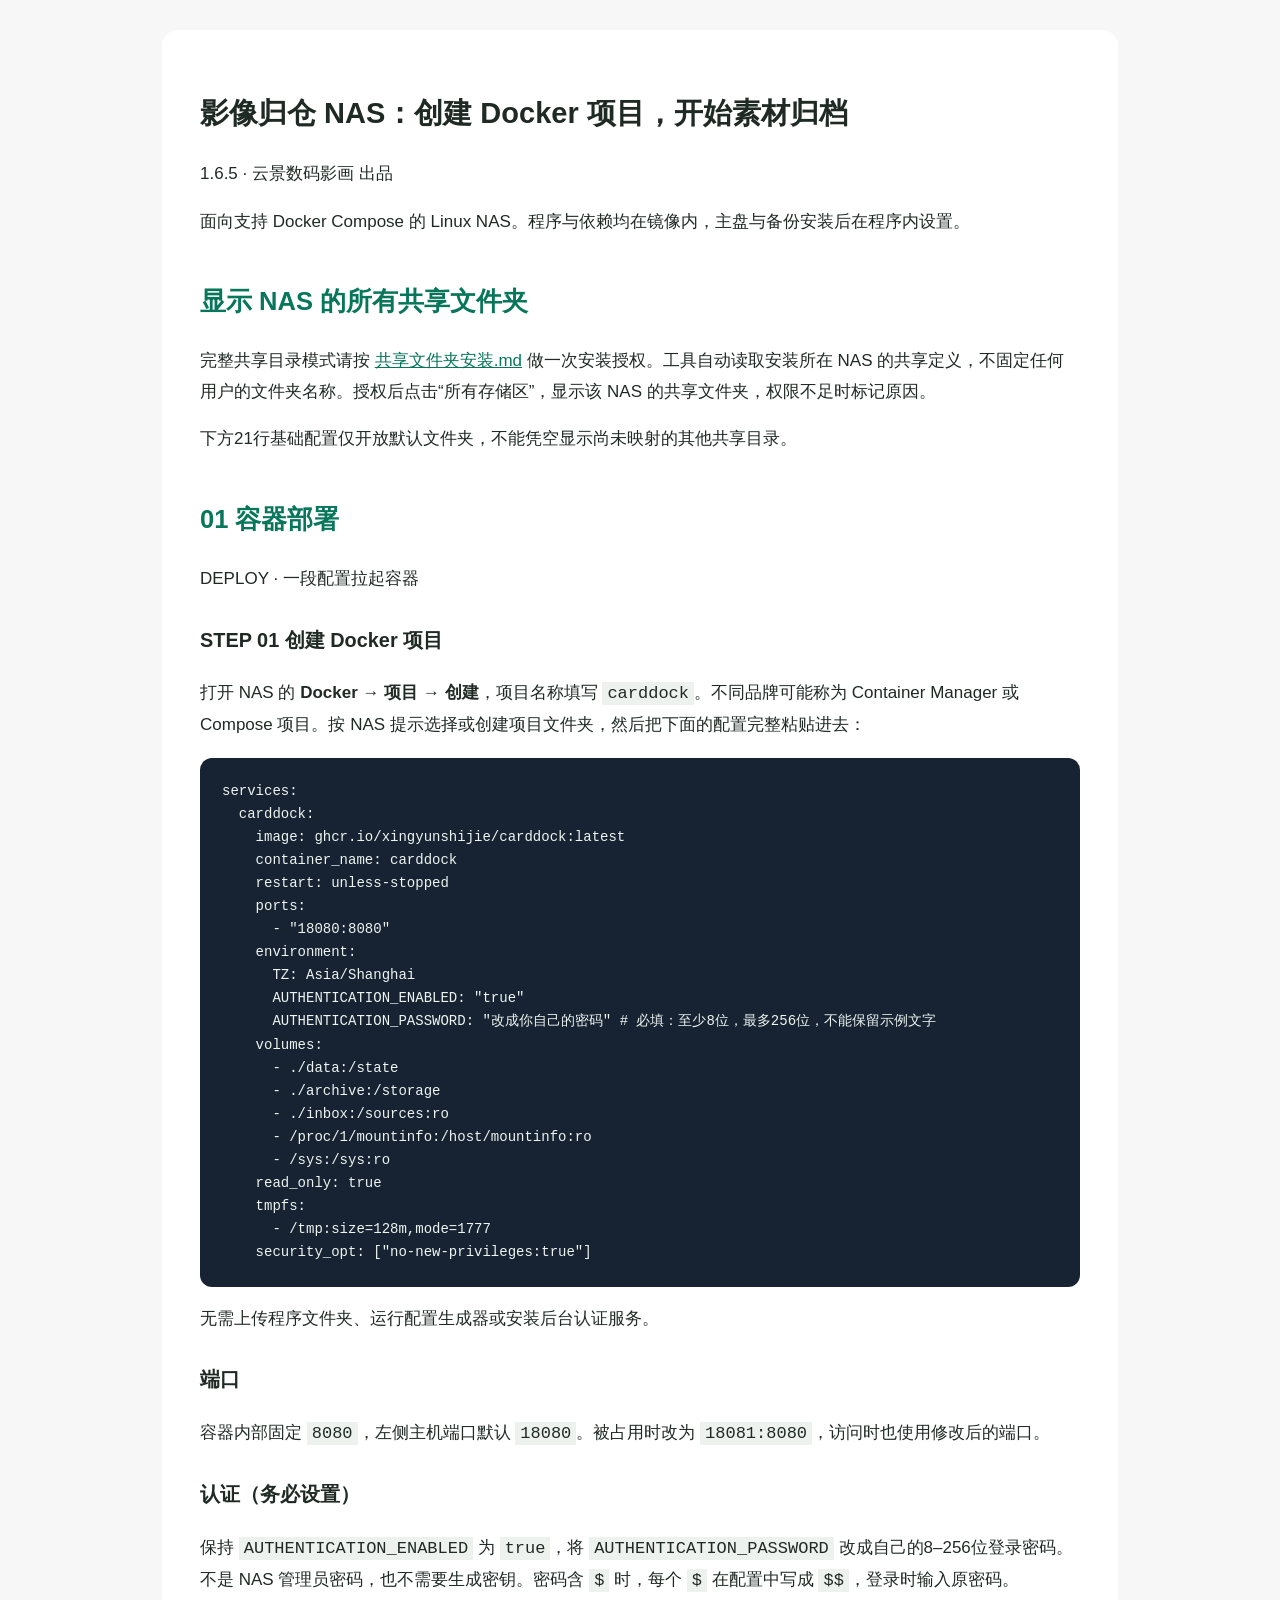
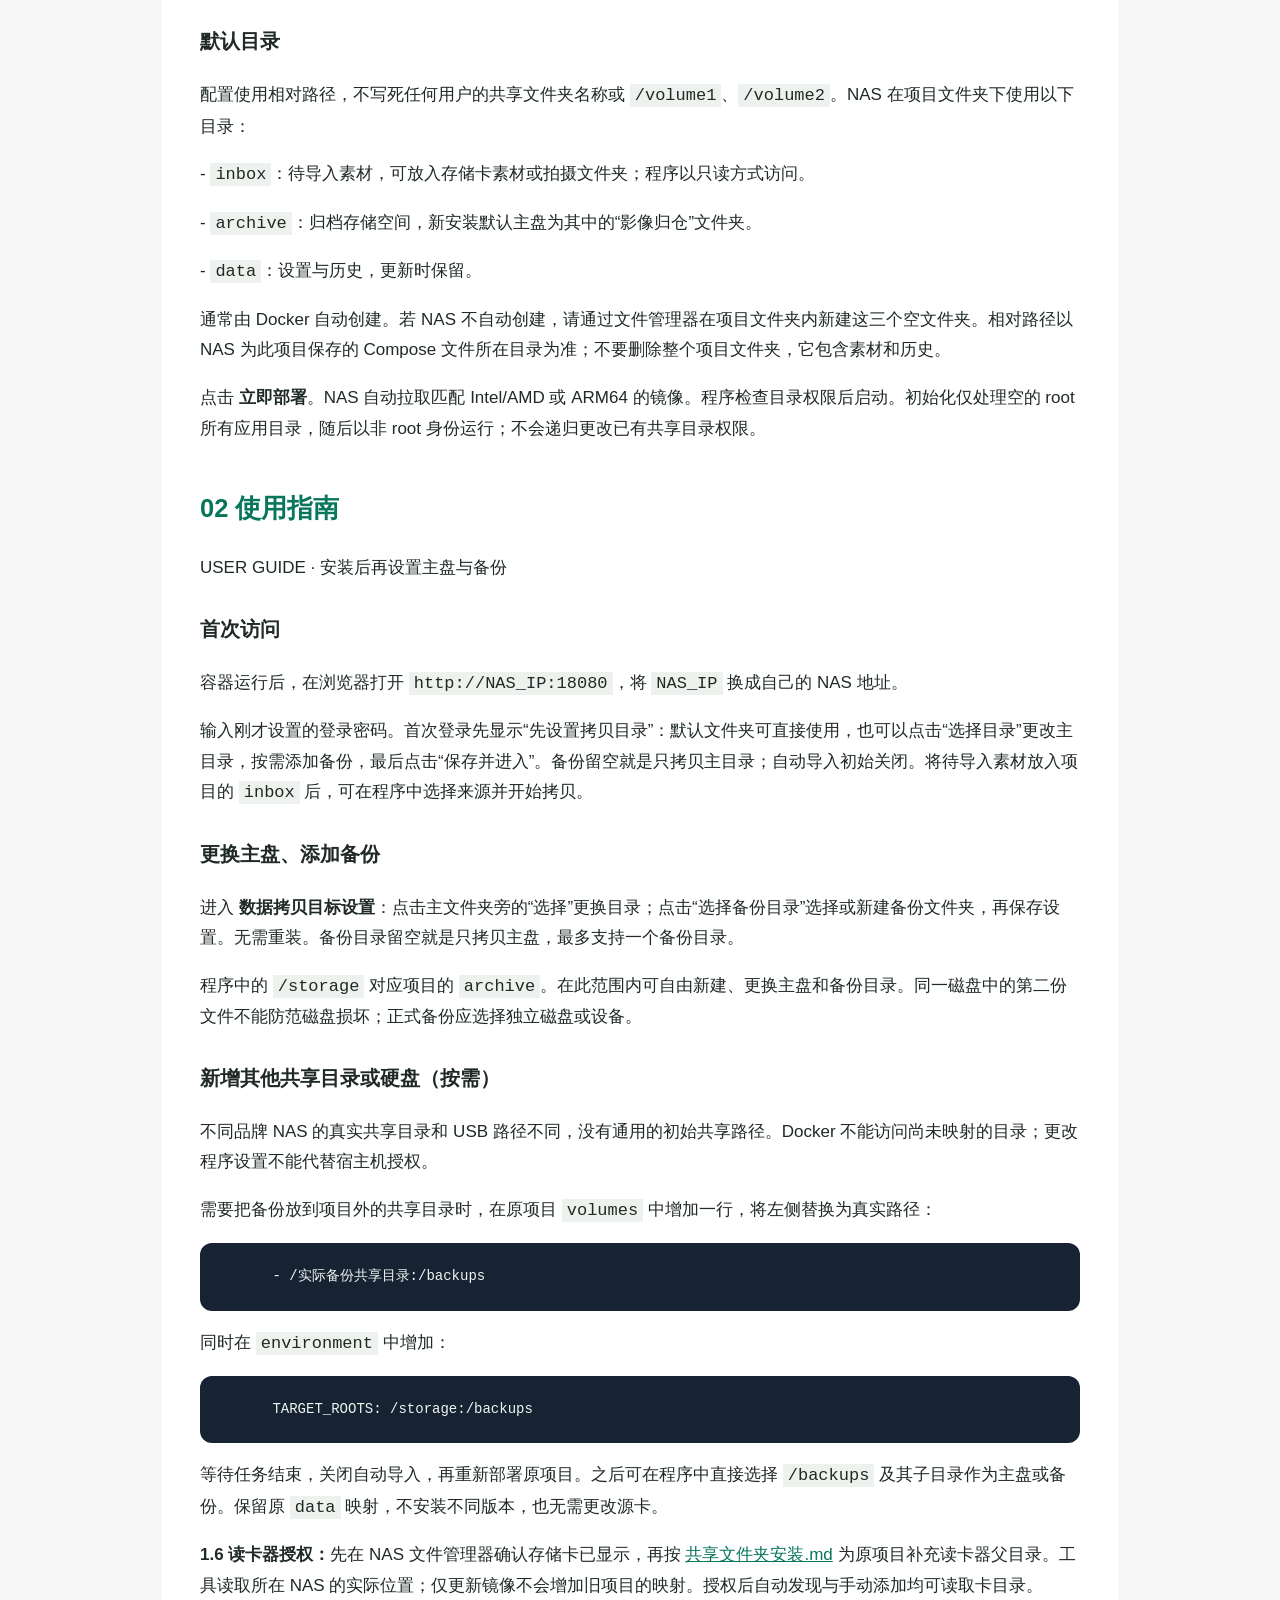
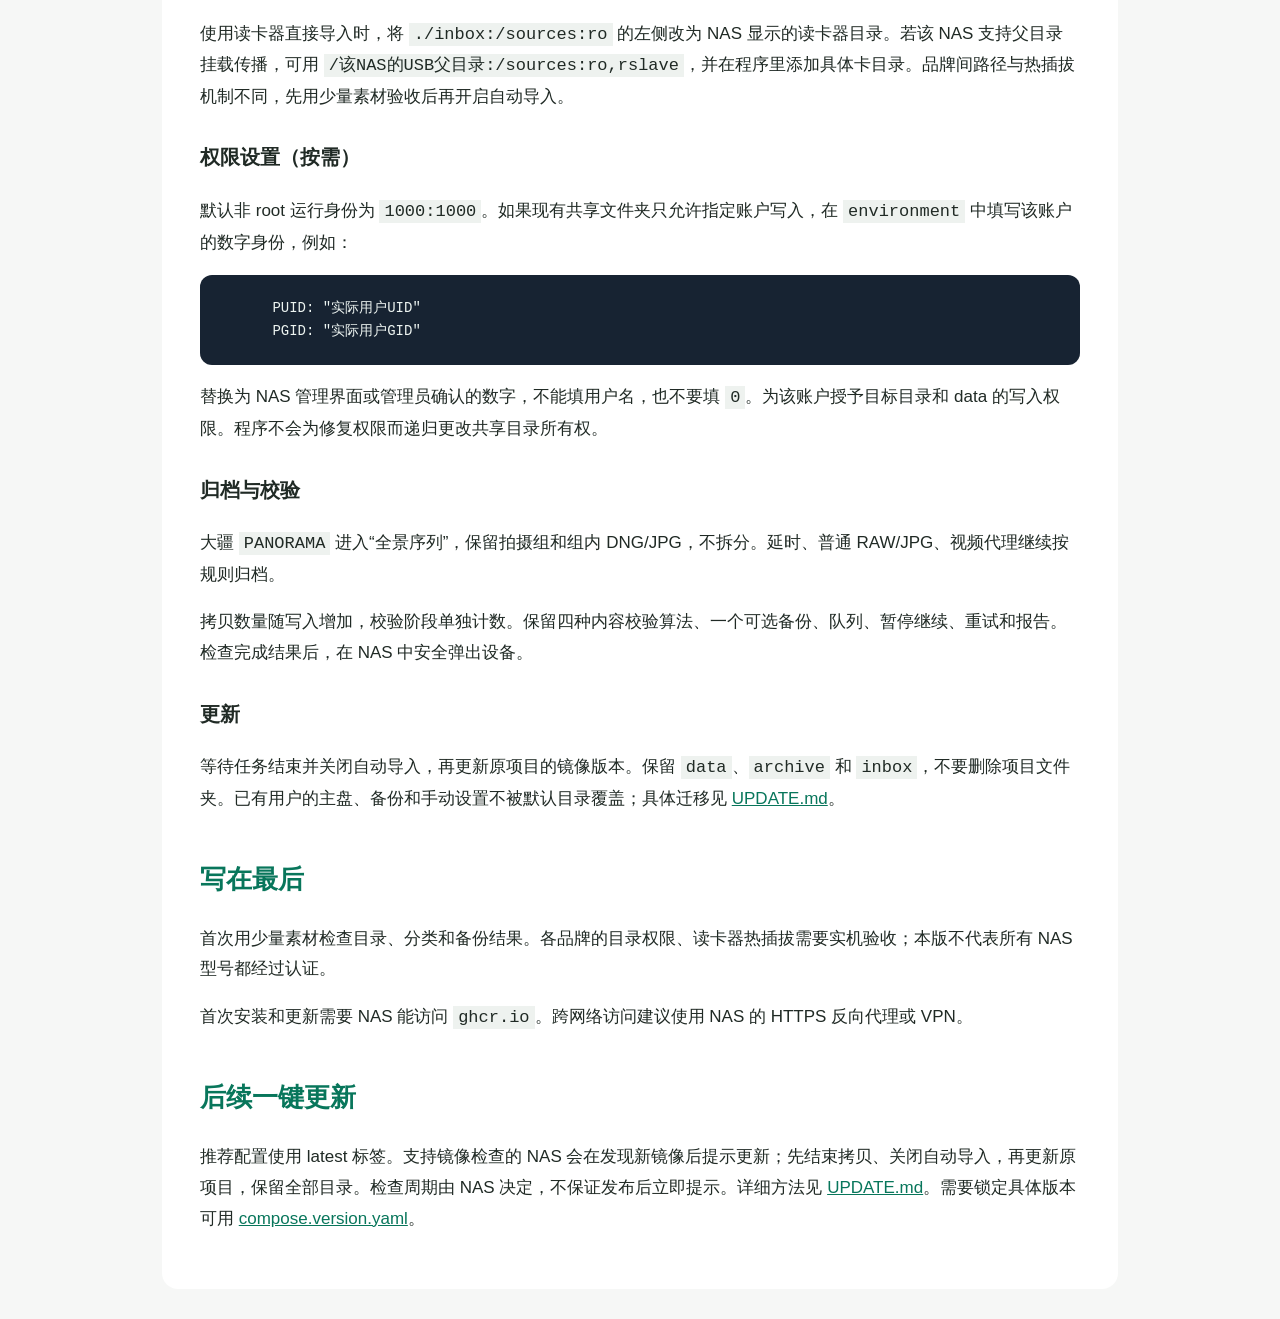
<file: NAS安装说明.html>
<!doctype html><html lang="zh-CN"><meta charset="utf-8"><meta name="viewport" content="width=device-width,initial-scale=1"><title>影像归仓 NAS · 通用安装</title><style>body{margin:0;background:#f6f7f6;color:#202a25;font:17px/1.8 -apple-system,BlinkMacSystemFont,"Segoe UI",sans-serif}main{max-width:880px;margin:30px auto;background:#fff;padding:38px;border-radius:16px}h1{font-size:29px}h2{margin-top:42px;color:#08765b}h3{margin-top:28px}a{color:#08765b}pre{padding:22px;background:#172332;color:#edf4f1;overflow:auto;border-radius:12px;font-size:14px;line-height:1.65}code{font-family:ui-monospace,monospace}p code{background:#eef2ef;padding:2px 5px}@media(max-width:650px){main{margin:0;padding:24px 18px}h1{font-size:25px}}</style><main><h1>影像归仓 NAS：创建 Docker 项目，开始素材归档</h1><p>1.6.5 · 云景数码影画 出品</p><p>面向支持 Docker Compose 的 Linux NAS。程序与依赖均在镜像内，主盘与备份安装后在程序内设置。</p><h2>显示 NAS 的所有共享文件夹</h2><p>完整共享目录模式请按 <a href="共享文件夹安装.md">共享文件夹安装.md</a> 做一次安装授权。工具自动读取安装所在 NAS 的共享定义，不固定任何用户的文件夹名称。授权后点击“所有存储区”，显示该 NAS 的共享文件夹，权限不足时标记原因。</p><p>下方21行基础配置仅开放默认文件夹，不能凭空显示尚未映射的其他共享目录。</p><h2>01 容器部署</h2><p>DEPLOY · 一段配置拉起容器</p><h3>STEP 01 创建 Docker 项目</h3><p>打开 NAS 的 <strong>Docker → 项目 → 创建</strong>，项目名称填写 <code>carddock</code>。不同品牌可能称为 Container Manager 或 Compose 项目。按 NAS 提示选择或创建项目文件夹，然后把下面的配置完整粘贴进去：</p><pre><code>services:
  carddock:
    image: ghcr.io/xingyunshijie/carddock:latest
    container_name: carddock
    restart: unless-stopped
    ports:
      - &quot;18080:8080&quot;
    environment:
      TZ: Asia/Shanghai
      AUTHENTICATION_ENABLED: &quot;true&quot;
      AUTHENTICATION_PASSWORD: &quot;改成你自己的密码&quot; # 必填：至少8位，最多256位，不能保留示例文字
    volumes:
      - ./data:/state
      - ./archive:/storage
      - ./inbox:/sources:ro
      - /proc/1/mountinfo:/host/mountinfo:ro
      - /sys:/sys:ro
    read_only: true
    tmpfs:
      - /tmp:size=128m,mode=1777
    security_opt: [&quot;no-new-privileges:true&quot;]</code></pre><p>无需上传程序文件夹、运行配置生成器或安装后台认证服务。</p><h3>端口</h3><p>容器内部固定 <code>8080</code>，左侧主机端口默认 <code>18080</code>。被占用时改为 <code>18081:8080</code>，访问时也使用修改后的端口。</p><h3>认证（务必设置）</h3><p>保持 <code>AUTHENTICATION_ENABLED</code> 为 <code>true</code>，将 <code>AUTHENTICATION_PASSWORD</code> 改成自己的8–256位登录密码。不是 NAS 管理员密码，也不需要生成密钥。密码含 <code>$</code> 时，每个 <code>$</code> 在配置中写成 <code>$$</code>，登录时输入原密码。</p><h3>默认目录</h3><p>配置使用相对路径，不写死任何用户的共享文件夹名称或 <code>/volume1</code>、<code>/volume2</code>。NAS 在项目文件夹下使用以下目录：</p><p>- <code>inbox</code>：待导入素材，可放入存储卡素材或拍摄文件夹；程序以只读方式访问。</p><p>- <code>archive</code>：归档存储空间，新安装默认主盘为其中的“影像归仓”文件夹。</p><p>- <code>data</code>：设置与历史，更新时保留。</p><p>通常由 Docker 自动创建。若 NAS 不自动创建，请通过文件管理器在项目文件夹内新建这三个空文件夹。相对路径以 NAS 为此项目保存的 Compose 文件所在目录为准；不要删除整个项目文件夹，它包含素材和历史。</p><p>点击 <strong>立即部署</strong>。NAS 自动拉取匹配 Intel/AMD 或 ARM64 的镜像。程序检查目录权限后启动。初始化仅处理空的 root 所有应用目录，随后以非 root 身份运行；不会递归更改已有共享目录权限。</p><h2>02 使用指南</h2><p>USER GUIDE · 安装后再设置主盘与备份</p><h3>首次访问</h3><p>容器运行后，在浏览器打开 <code>http://NAS_IP:18080</code>，将 <code>NAS_IP</code> 换成自己的 NAS 地址。</p><p>输入刚才设置的登录密码。首次登录先显示“先设置拷贝目录”：默认文件夹可直接使用，也可以点击“选择目录”更改主目录，按需添加备份，最后点击“保存并进入”。备份留空就是只拷贝主目录；自动导入初始关闭。将待导入素材放入项目的 <code>inbox</code> 后，可在程序中选择来源并开始拷贝。</p><h3>更换主盘、添加备份</h3><p>进入 <strong>数据拷贝目标设置</strong>：点击主文件夹旁的“选择”更换目录；点击“选择备份目录”选择或新建备份文件夹，再保存设置。无需重装。备份目录留空就是只拷贝主盘，最多支持一个备份目录。</p><p>程序中的 <code>/storage</code> 对应项目的 <code>archive</code>。在此范围内可自由新建、更换主盘和备份目录。同一磁盘中的第二份文件不能防范磁盘损坏；正式备份应选择独立磁盘或设备。</p><h3>新增其他共享目录或硬盘（按需）</h3><p>不同品牌 NAS 的真实共享目录和 USB 路径不同，没有通用的初始共享路径。Docker 不能访问尚未映射的目录；更改程序设置不能代替宿主机授权。</p><p>需要把备份放到项目外的共享目录时，在原项目 <code>volumes</code> 中增加一行，将左侧替换为真实路径：</p><pre><code>      - /实际备份共享目录:/backups</code></pre><p>同时在 <code>environment</code> 中增加：</p><pre><code>      TARGET_ROOTS: /storage:/backups</code></pre><p>等待任务结束，关闭自动导入，再重新部署原项目。之后可在程序中直接选择 <code>/backups</code> 及其子目录作为主盘或备份。保留原 <code>data</code> 映射，不安装不同版本，也无需更改源卡。</p><p><strong>1.6 读卡器授权：</strong>先在 NAS 文件管理器确认存储卡已显示，再按 <a href="共享文件夹安装.md">共享文件夹安装.md</a> 为原项目补充读卡器父目录。工具读取所在 NAS 的实际位置；仅更新镜像不会增加旧项目的映射。授权后自动发现与手动添加均可读取卡目录。</p><p>使用读卡器直接导入时，将 <code>./inbox:/sources:ro</code> 的左侧改为 NAS 显示的读卡器目录。若该 NAS 支持父目录挂载传播，可用 <code>/该NAS的USB父目录:/sources:ro,rslave</code>，并在程序里添加具体卡目录。品牌间路径与热插拔机制不同，先用少量素材验收后再开启自动导入。</p><h3>权限设置（按需）</h3><p>默认非 root 运行身份为 <code>1000:1000</code>。如果现有共享文件夹只允许指定账户写入，在 <code>environment</code> 中填写该账户的数字身份，例如：</p><pre><code>      PUID: &quot;实际用户UID&quot;
      PGID: &quot;实际用户GID&quot;</code></pre><p>替换为 NAS 管理界面或管理员确认的数字，不能填用户名，也不要填 <code>0</code>。为该账户授予目标目录和 data 的写入权限。程序不会为修复权限而递归更改共享目录所有权。</p><h3>归档与校验</h3><p>大疆 <code>PANORAMA</code> 进入“全景序列”，保留拍摄组和组内 DNG/JPG，不拆分。延时、普通 RAW/JPG、视频代理继续按规则归档。</p><p>拷贝数量随写入增加，校验阶段单独计数。保留四种内容校验算法、一个可选备份、队列、暂停继续、重试和报告。检查完成结果后，在 NAS 中安全弹出设备。</p><h3>更新</h3><p>等待任务结束并关闭自动导入，再更新原项目的镜像版本。保留 <code>data</code>、<code>archive</code> 和 <code>inbox</code>，不要删除项目文件夹。已有用户的主盘、备份和手动设置不被默认目录覆盖；具体迁移见 <a href="UPDATE.md">UPDATE.md</a>。</p><h2>写在最后</h2><p>首次用少量素材检查目录、分类和备份结果。各品牌的目录权限、读卡器热插拔需要实机验收；本版不代表所有 NAS 型号都经过认证。</p><p>首次安装和更新需要 NAS 能访问 <code>ghcr.io</code>。跨网络访问建议使用 NAS 的 HTTPS 反向代理或 VPN。</p><h2>后续一键更新</h2><p>推荐配置使用 latest 标签。支持镜像检查的 NAS 会在发现新镜像后提示更新；先结束拷贝、关闭自动导入，再更新原项目，保留全部目录。检查周期由 NAS 决定，不保证发布后立即提示。详细方法见 <a href="UPDATE.md">UPDATE.md</a>。需要锁定具体版本可用 <a href="compose.version.yaml">compose.version.yaml</a>。</p></main></html>
</file>
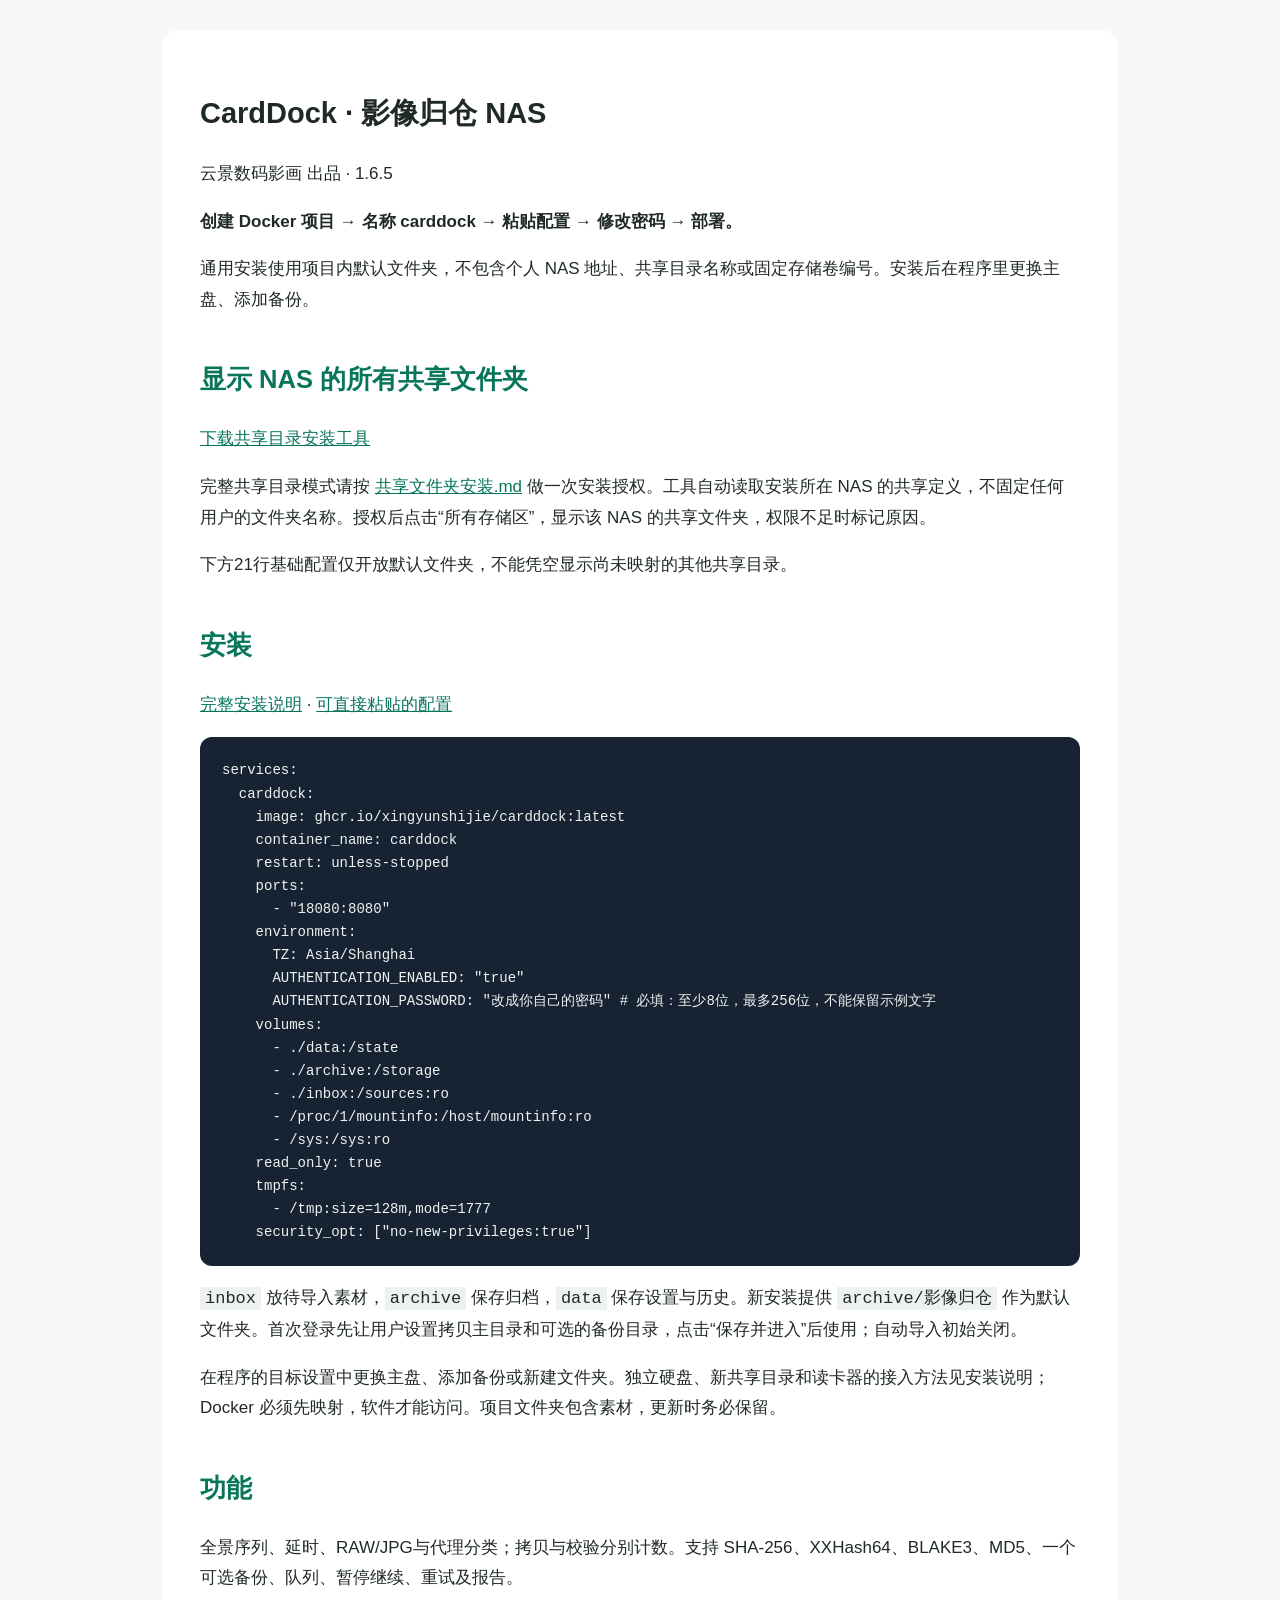
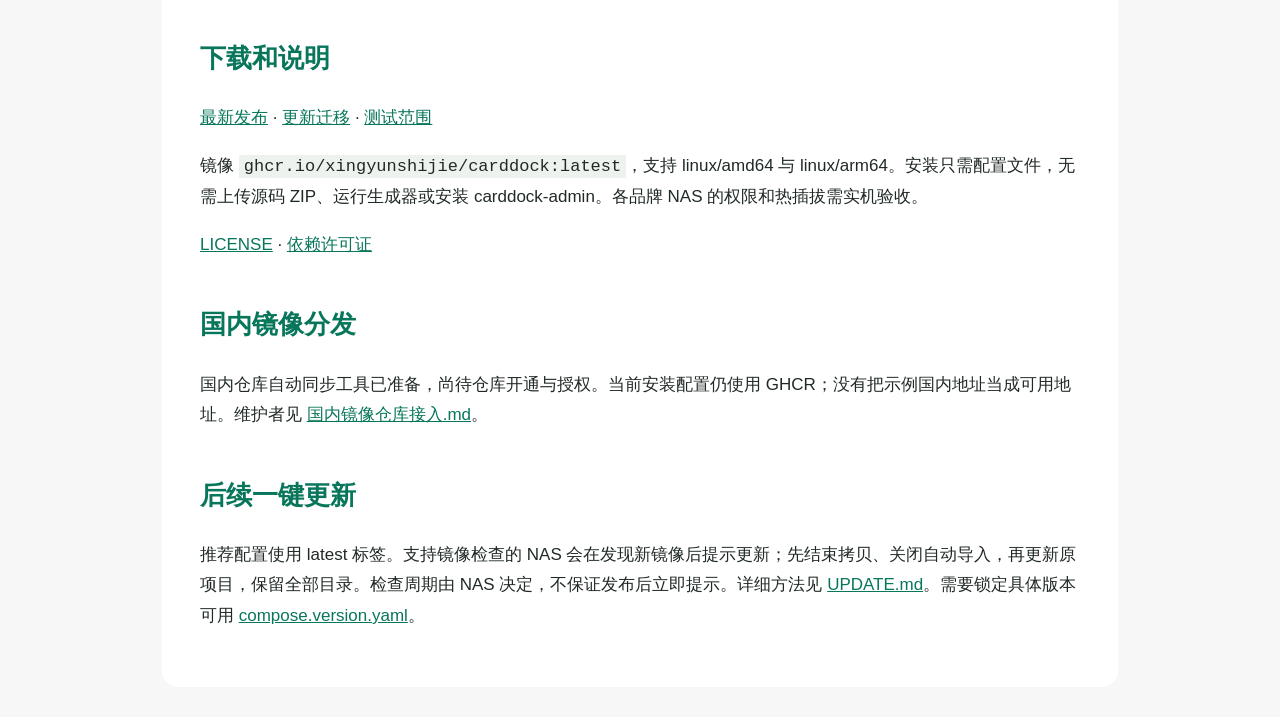
<file: README.html>
<!doctype html><html lang="zh-CN"><meta charset="utf-8"><meta name="viewport" content="width=device-width,initial-scale=1"><title>影像归仓 NAS · 通用安装</title><style>body{margin:0;background:#f6f7f6;color:#202a25;font:17px/1.8 -apple-system,BlinkMacSystemFont,"Segoe UI",sans-serif}main{max-width:880px;margin:30px auto;background:#fff;padding:38px;border-radius:16px}h1{font-size:29px}h2{margin-top:42px;color:#08765b}h3{margin-top:28px}a{color:#08765b}pre{padding:22px;background:#172332;color:#edf4f1;overflow:auto;border-radius:12px;font-size:14px;line-height:1.65}code{font-family:ui-monospace,monospace}p code{background:#eef2ef;padding:2px 5px}@media(max-width:650px){main{margin:0;padding:24px 18px}h1{font-size:25px}}</style><main><h1>CardDock · 影像归仓 NAS</h1><p>云景数码影画 出品 · 1.6.5</p><p><strong>创建 Docker 项目 → 名称 carddock → 粘贴配置 → 修改密码 → 部署。</strong></p><p>通用安装使用项目内默认文件夹，不包含个人 NAS 地址、共享目录名称或固定存储卷编号。安装后在程序里更换主盘、添加备份。</p><h2>显示 NAS 的所有共享文件夹</h2><p><a href="https://github.com/xingyunshijie/carddock/releases/latest/download/nas-shares.py">下载共享目录安装工具</a></p><p>完整共享目录模式请按 <a href="共享文件夹安装.md">共享文件夹安装.md</a> 做一次安装授权。工具自动读取安装所在 NAS 的共享定义，不固定任何用户的文件夹名称。授权后点击“所有存储区”，显示该 NAS 的共享文件夹，权限不足时标记原因。</p><p>下方21行基础配置仅开放默认文件夹，不能凭空显示尚未映射的其他共享目录。</p><h2>安装</h2><p><a href="NAS安装说明.md">完整安装说明</a> · <a href="compose.project.yaml">可直接粘贴的配置</a></p><pre><code>services:
  carddock:
    image: ghcr.io/xingyunshijie/carddock:latest
    container_name: carddock
    restart: unless-stopped
    ports:
      - &quot;18080:8080&quot;
    environment:
      TZ: Asia/Shanghai
      AUTHENTICATION_ENABLED: &quot;true&quot;
      AUTHENTICATION_PASSWORD: &quot;改成你自己的密码&quot; # 必填：至少8位，最多256位，不能保留示例文字
    volumes:
      - ./data:/state
      - ./archive:/storage
      - ./inbox:/sources:ro
      - /proc/1/mountinfo:/host/mountinfo:ro
      - /sys:/sys:ro
    read_only: true
    tmpfs:
      - /tmp:size=128m,mode=1777
    security_opt: [&quot;no-new-privileges:true&quot;]</code></pre><p><code>inbox</code> 放待导入素材，<code>archive</code> 保存归档，<code>data</code> 保存设置与历史。新安装提供 <code>archive/影像归仓</code> 作为默认文件夹。首次登录先让用户设置拷贝主目录和可选的备份目录，点击“保存并进入”后使用；自动导入初始关闭。</p><p>在程序的目标设置中更换主盘、添加备份或新建文件夹。独立硬盘、新共享目录和读卡器的接入方法见安装说明；Docker 必须先映射，软件才能访问。项目文件夹包含素材，更新时务必保留。</p><h2>功能</h2><p>全景序列、延时、RAW/JPG与代理分类；拷贝与校验分别计数。支持 SHA-256、XXHash64、BLAKE3、MD5、一个可选备份、队列、暂停继续、重试及报告。</p><h2>下载和说明</h2><p><a href="https://github.com/xingyunshijie/carddock/releases/latest">最新发布</a> · <a href="UPDATE.md">更新迁移</a> · <a href="VALIDATION.md">测试范围</a></p><p>镜像 <code>ghcr.io/xingyunshijie/carddock:latest</code>，支持 linux/amd64 与 linux/arm64。安装只需配置文件，无需上传源码 ZIP、运行生成器或安装 carddock-admin。各品牌 NAS 的权限和热插拔需实机验收。</p><p><a href="LICENSE">LICENSE</a> · <a href="THIRD-PARTY-NOTICES.md">依赖许可证</a></p><h2>国内镜像分发</h2><p>国内仓库自动同步工具已准备，尚待仓库开通与授权。当前安装配置仍使用 GHCR；没有把示例国内地址当成可用地址。维护者见 <a href="国内镜像仓库接入.md">国内镜像仓库接入.md</a>。</p><h2>后续一键更新</h2><p>推荐配置使用 latest 标签。支持镜像检查的 NAS 会在发现新镜像后提示更新；先结束拷贝、关闭自动导入，再更新原项目，保留全部目录。检查周期由 NAS 决定，不保证发布后立即提示。详细方法见 <a href="UPDATE.md">UPDATE.md</a>。需要锁定具体版本可用 <a href="compose.version.yaml">compose.version.yaml</a>。</p></main></html>
</file>
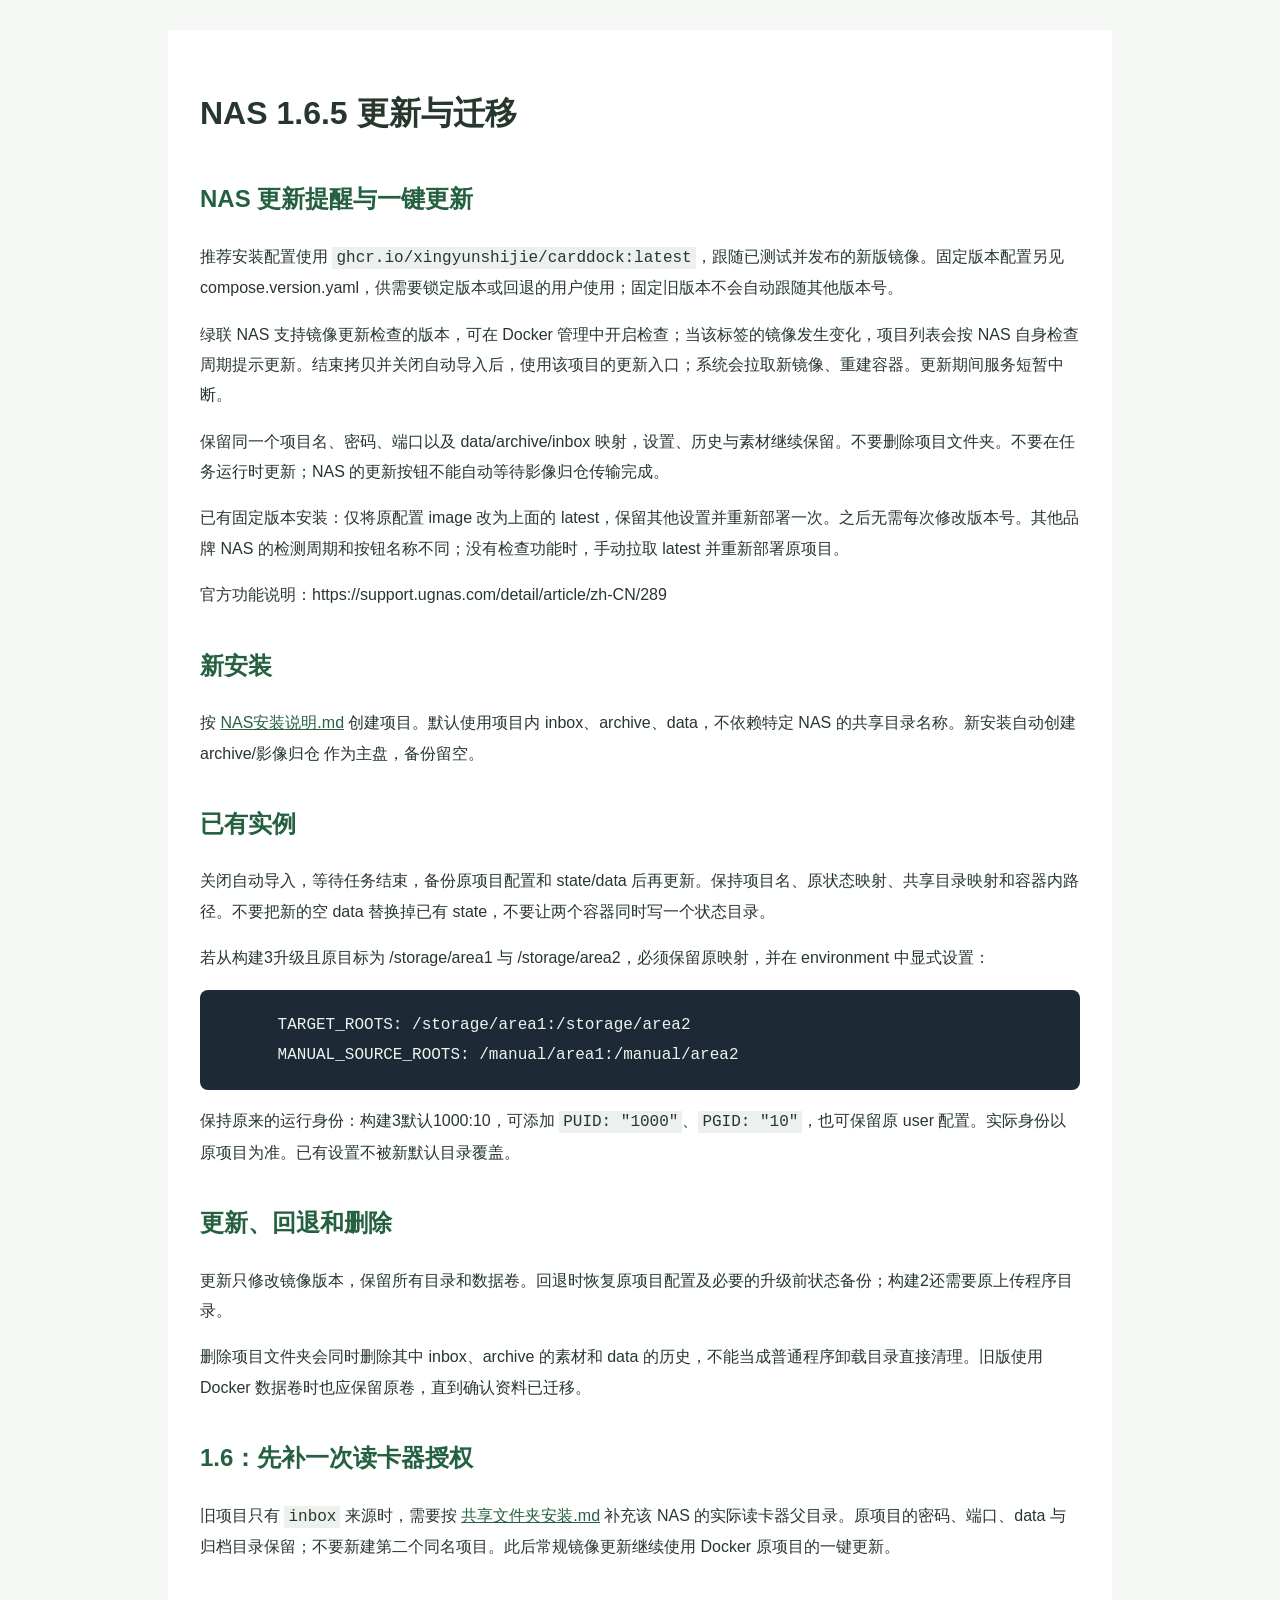
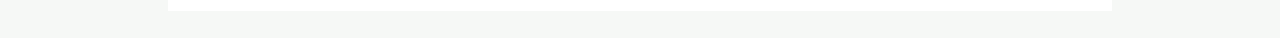
<file: UPDATE.html>
<!doctype html><html lang="zh-CN"><meta charset="utf-8"><meta name="viewport" content="width=device-width,initial-scale=1"><title>UPDATE</title><style>body{font:16px/1.9 -apple-system,BlinkMacSystemFont,"PingFang SC",sans-serif;color:#27372e;background:#f6f8f6;margin:0}main{max-width:880px;margin:30px auto;padding:32px;background:white}h2{margin-top:32px;color:#256141}a{color:#256141}pre{background:#1d2935;color:#edf4f0;padding:20px;overflow:auto;border-radius:8px}code{font-family:ui-monospace,monospace}p code{background:#edf1ee;padding:2px 4px}@media(max-width:650px){main{margin:0;padding:22px 18px}}</style><main><h1>NAS 1.6.5 更新与迁移</h1><h2>NAS 更新提醒与一键更新</h2><p>推荐安装配置使用 <code>ghcr.io/xingyunshijie/carddock:latest</code>，跟随已测试并发布的新版镜像。固定版本配置另见 compose.version.yaml，供需要锁定版本或回退的用户使用；固定旧版本不会自动跟随其他版本号。</p><p>绿联 NAS 支持镜像更新检查的版本，可在 Docker 管理中开启检查；当该标签的镜像发生变化，项目列表会按 NAS 自身检查周期提示更新。结束拷贝并关闭自动导入后，使用该项目的更新入口；系统会拉取新镜像、重建容器。更新期间服务短暂中断。</p><p>保留同一个项目名、密码、端口以及 data/archive/inbox 映射，设置、历史与素材继续保留。不要删除项目文件夹。不要在任务运行时更新；NAS 的更新按钮不能自动等待影像归仓传输完成。</p><p>已有固定版本安装：仅将原配置 image 改为上面的 latest，保留其他设置并重新部署一次。之后无需每次修改版本号。其他品牌 NAS 的检测周期和按钮名称不同；没有检查功能时，手动拉取 latest 并重新部署原项目。</p><p>官方功能说明：https://support.ugnas.com/detail/article/zh-CN/289</p><h2>新安装</h2><p>按 <a href="NAS安装说明.md">NAS安装说明.md</a> 创建项目。默认使用项目内 inbox、archive、data，不依赖特定 NAS 的共享目录名称。新安装自动创建 archive/影像归仓 作为主盘，备份留空。</p><h2>已有实例</h2><p>关闭自动导入，等待任务结束，备份原项目配置和 state/data 后再更新。保持项目名、原状态映射、共享目录映射和容器内路径。不要把新的空 data 替换掉已有 state，不要让两个容器同时写一个状态目录。</p><p>若从构建3升级且原目标为 /storage/area1 与 /storage/area2，必须保留原映射，并在 environment 中显式设置：</p><pre><code>      TARGET_ROOTS: /storage/area1:/storage/area2
      MANUAL_SOURCE_ROOTS: /manual/area1:/manual/area2</code></pre><p>保持原来的运行身份：构建3默认1000:10，可添加 <code>PUID: &quot;1000&quot;</code>、<code>PGID: &quot;10&quot;</code>，也可保留原 user 配置。实际身份以原项目为准。已有设置不被新默认目录覆盖。</p><h2>更新、回退和删除</h2><p>更新只修改镜像版本，保留所有目录和数据卷。回退时恢复原项目配置及必要的升级前状态备份；构建2还需要原上传程序目录。</p><p>删除项目文件夹会同时删除其中 inbox、archive 的素材和 data 的历史，不能当成普通程序卸载目录直接清理。旧版使用 Docker 数据卷时也应保留原卷，直到确认资料已迁移。</p><h2>1.6：先补一次读卡器授权</h2><p>旧项目只有 <code>inbox</code> 来源时，需要按 <a href="共享文件夹安装.md">共享文件夹安装.md</a> 补充该 NAS 的实际读卡器父目录。原项目的密码、端口、data 与归档目录保留；不要新建第二个同名项目。此后常规镜像更新继续使用 Docker 原项目的一键更新。</p></main></html>
</file>
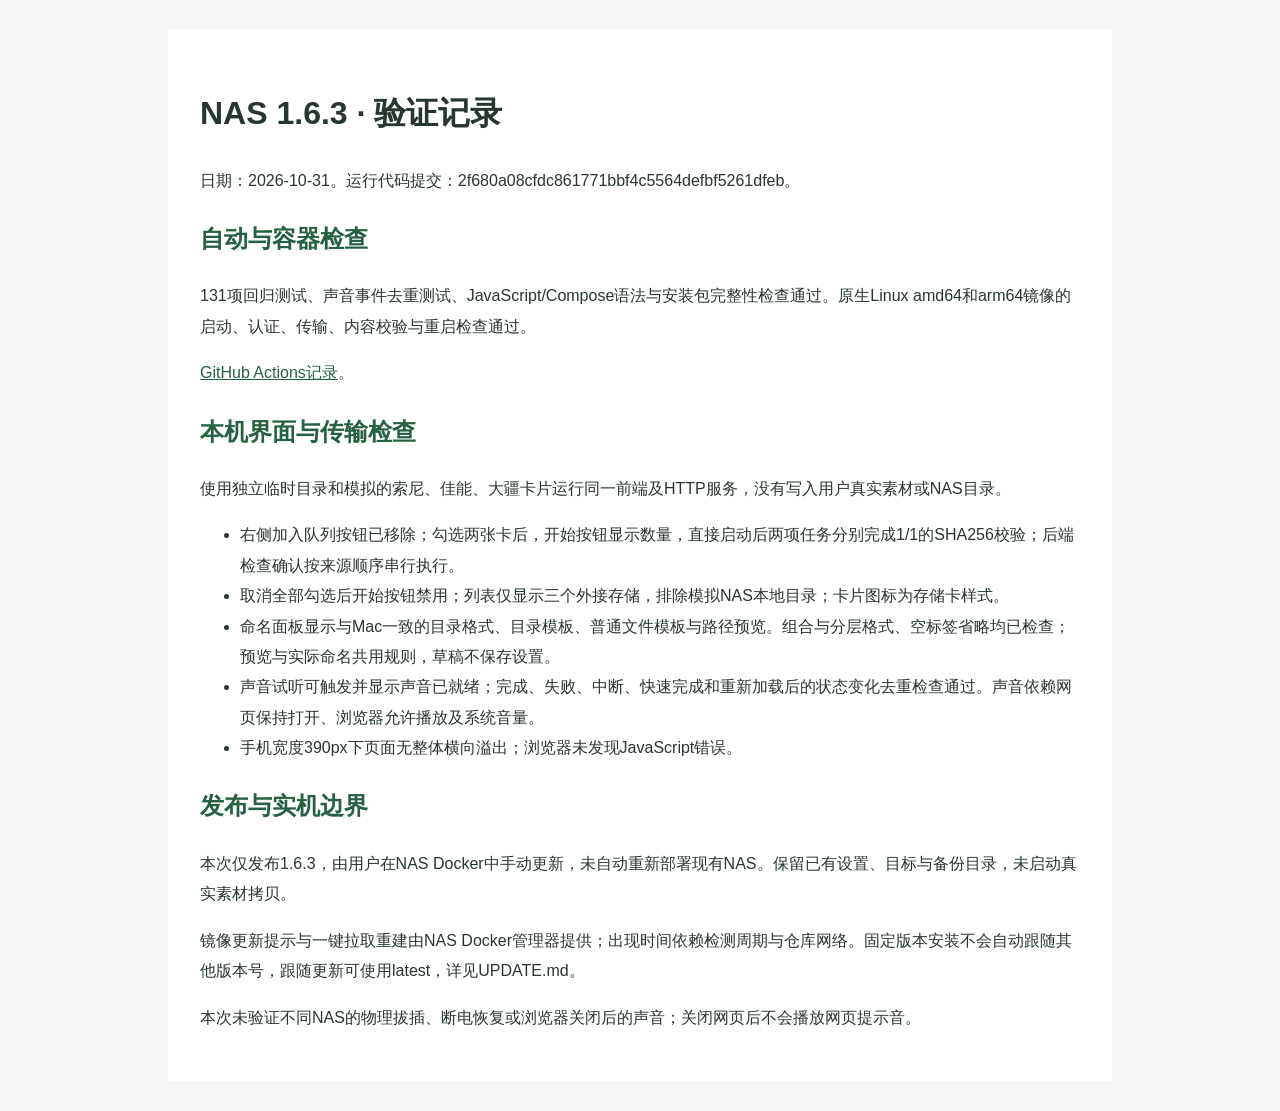
<file: VALIDATION.html>
<!doctype html><html lang="zh-CN"><meta charset="utf-8"><meta name="viewport" content="width=device-width,initial-scale=1"><title>NAS1.6.3 验证记录</title><style>body{font:16px/1.9 -apple-system,sans-serif;color:#27372e;background:#f6f8f6}main{max-width:880px;margin:30px auto;padding:32px;background:white}h2,a{color:#256141}p,li{overflow-wrap:anywhere}</style><main><h1>NAS 1.6.3 · 验证记录</h1><p>日期：2026-10-31。运行代码提交：2f680a08cfdc861771bbf4c5564defbf5261dfeb。</p><h2>自动与容器检查</h2><p>131项回归测试、声音事件去重测试、JavaScript/Compose语法与安装包完整性检查通过。原生Linux amd64和arm64镜像的启动、认证、传输、内容校验与重启检查通过。</p><p><a href="https://github.com/xingyunshijie/carddock/actions/runs/41204530173">GitHub Actions记录</a>。</p><h2>本机界面与传输检查</h2><p>使用独立临时目录和模拟的索尼、佳能、大疆卡片运行同一前端及HTTP服务，没有写入用户真实素材或NAS目录。</p><ul><li>右侧加入队列按钮已移除；勾选两张卡后，开始按钮显示数量，直接启动后两项任务分别完成1/1的SHA256校验；后端检查确认按来源顺序串行执行。</li><li>取消全部勾选后开始按钮禁用；列表仅显示三个外接存储，排除模拟NAS本地目录；卡片图标为存储卡样式。</li><li>命名面板显示与Mac一致的目录格式、目录模板、普通文件模板与路径预览。组合与分层格式、空标签省略均已检查；预览与实际命名共用规则，草稿不保存设置。</li><li>声音试听可触发并显示声音已就绪；完成、失败、中断、快速完成和重新加载后的状态变化去重检查通过。声音依赖网页保持打开、浏览器允许播放及系统音量。</li><li>手机宽度390px下页面无整体横向溢出；浏览器未发现JavaScript错误。</li></ul><h2>发布与实机边界</h2><p>本次仅发布1.6.3，由用户在NAS Docker中手动更新，未自动重新部署现有NAS。保留已有设置、目标与备份目录，未启动真实素材拷贝。</p><p>镜像更新提示与一键拉取重建由NAS Docker管理器提供；出现时间依赖检测周期与仓库网络。固定版本安装不会自动跟随其他版本号，跟随更新可使用latest，详见UPDATE.md。</p><p>本次未验证不同NAS的物理拔插、断电恢复或浏览器关闭后的声音；关闭网页后不会播放网页提示音。</p></main></html>
</file>
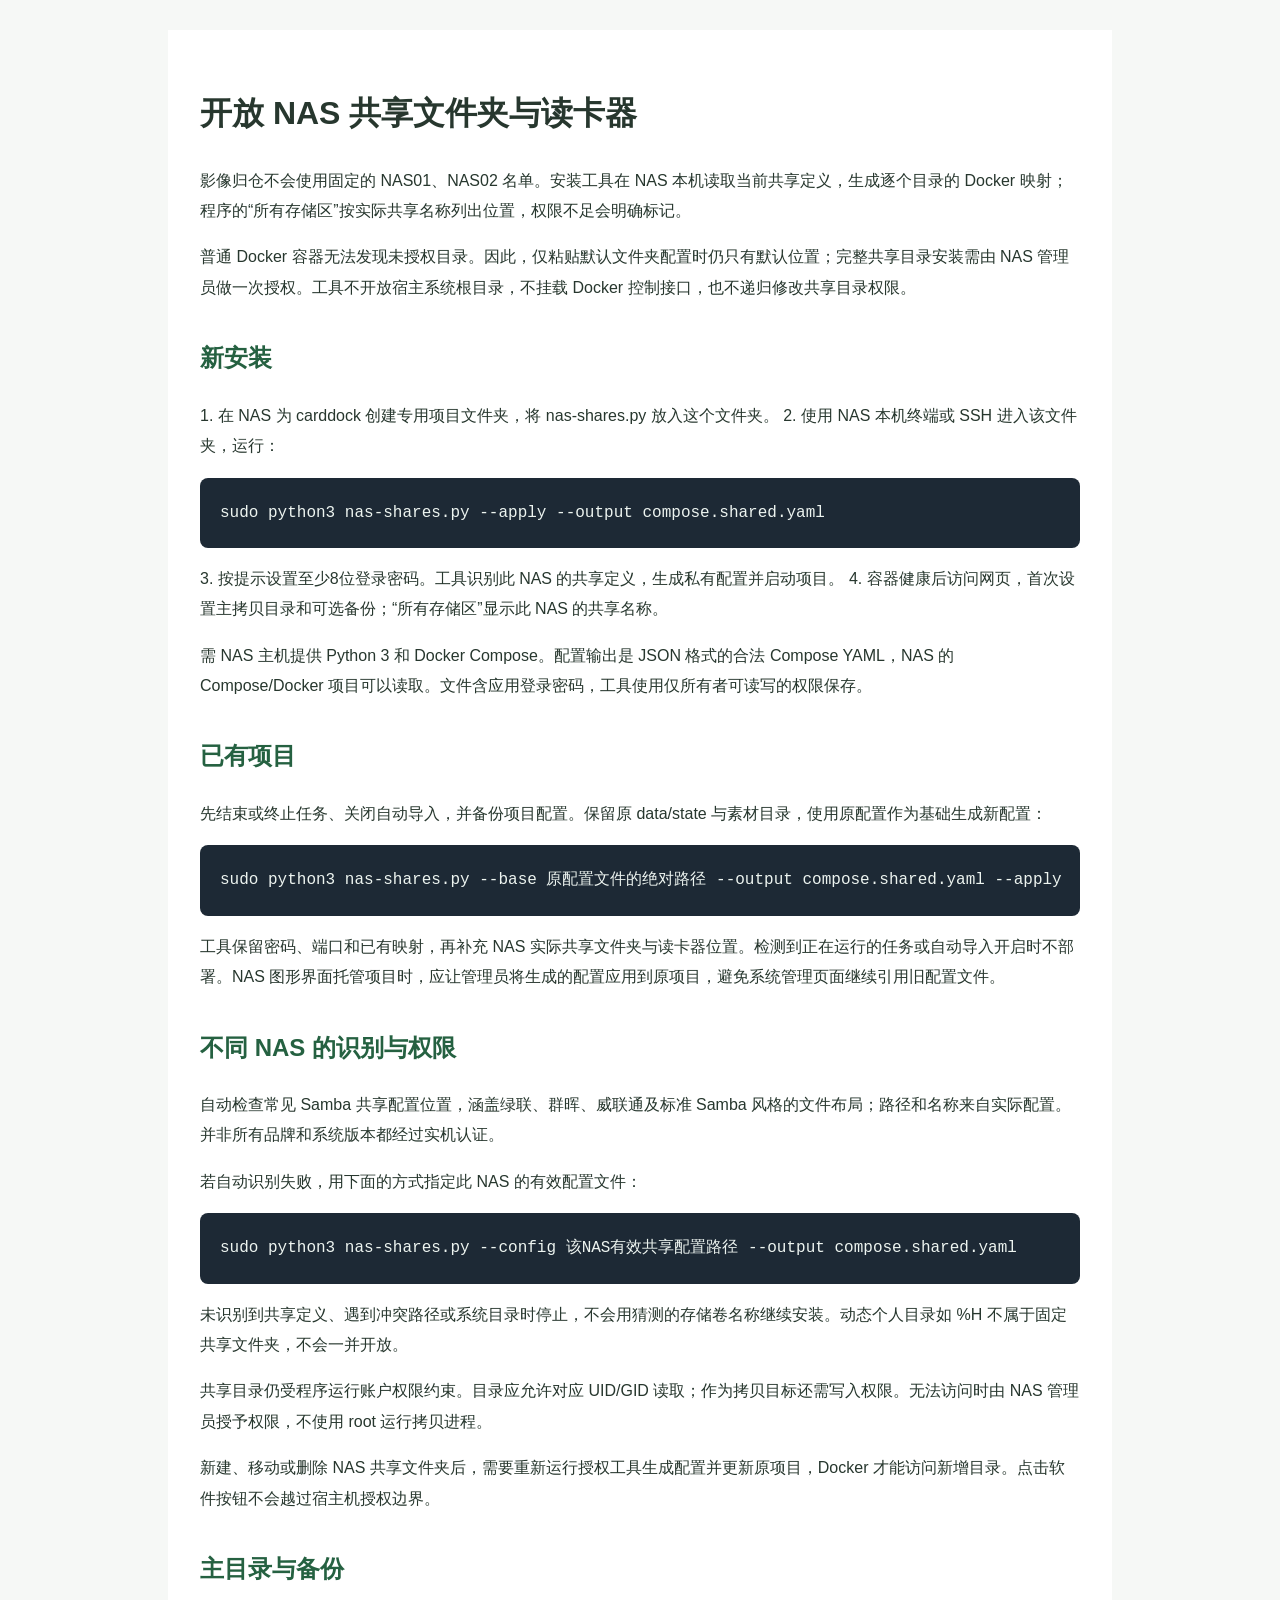
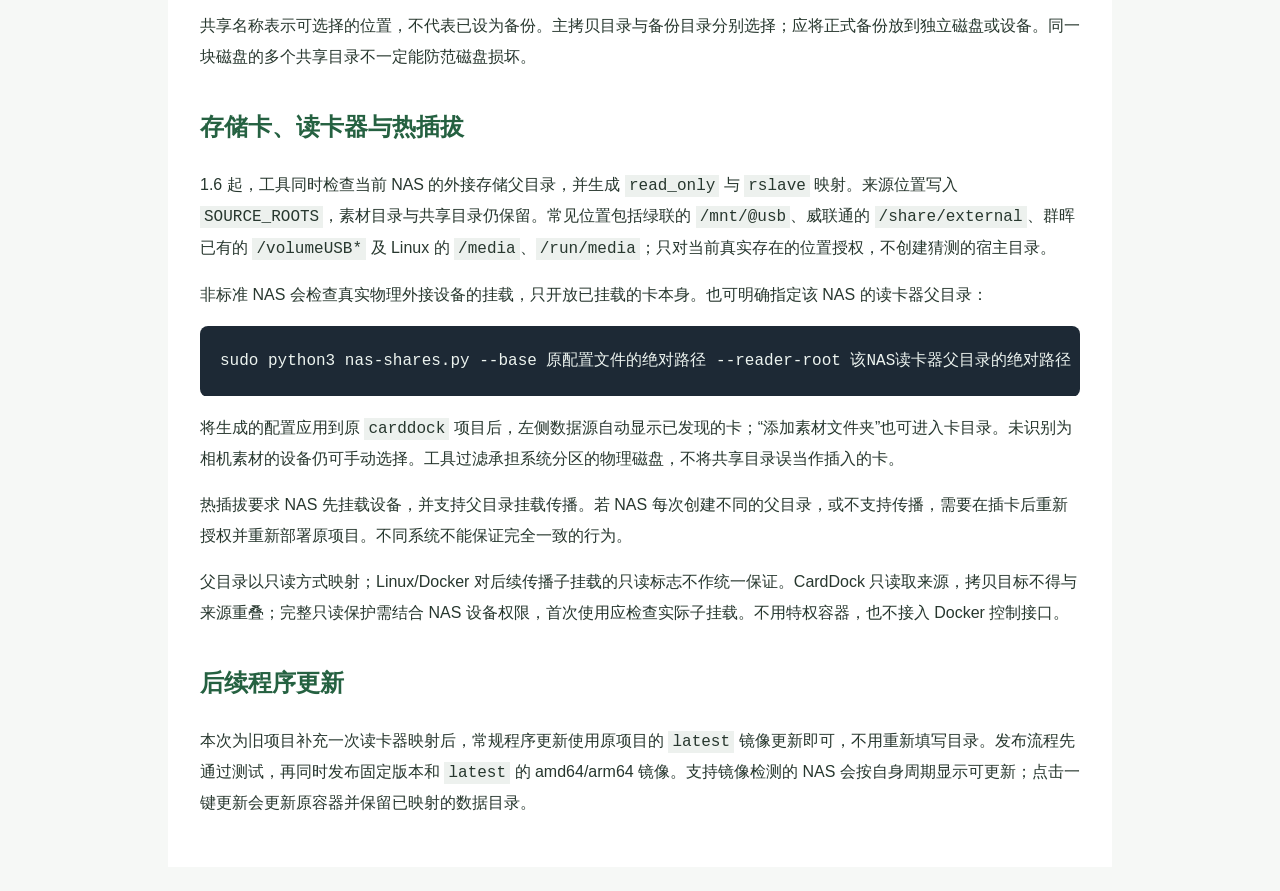
<file: 共享文件夹安装.html>
<!doctype html><html lang="zh-CN"><meta charset="utf-8"><meta name="viewport" content="width=device-width,initial-scale=1"><title>共享文件夹安装</title><style>body{font:16px/1.9 -apple-system,BlinkMacSystemFont,"PingFang SC",sans-serif;color:#27372e;background:#f6f8f6;margin:0}main{max-width:880px;margin:30px auto;padding:32px;background:white}h2{margin-top:32px;color:#256141}a{color:#256141}pre{background:#1d2935;color:#edf4f0;padding:20px;overflow:auto;border-radius:8px}code{font-family:ui-monospace,monospace}p code{background:#edf1ee;padding:2px 4px}@media(max-width:650px){main{margin:0;padding:22px 18px}}</style><main><h1>开放 NAS 共享文件夹与读卡器</h1><p>影像归仓不会使用固定的 NAS01、NAS02 名单。安装工具在 NAS 本机读取当前共享定义，生成逐个目录的 Docker 映射；程序的“所有存储区”按实际共享名称列出位置，权限不足会明确标记。</p><p>普通 Docker 容器无法发现未授权目录。因此，仅粘贴默认文件夹配置时仍只有默认位置；完整共享目录安装需由 NAS 管理员做一次授权。工具不开放宿主系统根目录，不挂载 Docker 控制接口，也不递归修改共享目录权限。</p><h2>新安装</h2><p>1. 在 NAS 为 carddock 创建专用项目文件夹，将 nas-shares.py 放入这个文件夹。 2. 使用 NAS 本机终端或 SSH 进入该文件夹，运行：</p><pre><code>sudo python3 nas-shares.py --apply --output compose.shared.yaml</code></pre><p>3. 按提示设置至少8位登录密码。工具识别此 NAS 的共享定义，生成私有配置并启动项目。 4. 容器健康后访问网页，首次设置主拷贝目录和可选备份；“所有存储区”显示此 NAS 的共享名称。</p><p>需 NAS 主机提供 Python 3 和 Docker Compose。配置输出是 JSON 格式的合法 Compose YAML，NAS 的 Compose/Docker 项目可以读取。文件含应用登录密码，工具使用仅所有者可读写的权限保存。</p><h2>已有项目</h2><p>先结束或终止任务、关闭自动导入，并备份项目配置。保留原 data/state 与素材目录，使用原配置作为基础生成新配置：</p><pre><code>sudo python3 nas-shares.py --base 原配置文件的绝对路径 --output compose.shared.yaml --apply</code></pre><p>工具保留密码、端口和已有映射，再补充 NAS 实际共享文件夹与读卡器位置。检测到正在运行的任务或自动导入开启时不部署。NAS 图形界面托管项目时，应让管理员将生成的配置应用到原项目，避免系统管理页面继续引用旧配置文件。</p><h2>不同 NAS 的识别与权限</h2><p>自动检查常见 Samba 共享配置位置，涵盖绿联、群晖、威联通及标准 Samba 风格的文件布局；路径和名称来自实际配置。并非所有品牌和系统版本都经过实机认证。</p><p>若自动识别失败，用下面的方式指定此 NAS 的有效配置文件：</p><pre><code>sudo python3 nas-shares.py --config 该NAS有效共享配置路径 --output compose.shared.yaml</code></pre><p>未识别到共享定义、遇到冲突路径或系统目录时停止，不会用猜测的存储卷名称继续安装。动态个人目录如 %H 不属于固定共享文件夹，不会一并开放。</p><p>共享目录仍受程序运行账户权限约束。目录应允许对应 UID/GID 读取；作为拷贝目标还需写入权限。无法访问时由 NAS 管理员授予权限，不使用 root 运行拷贝进程。</p><p>新建、移动或删除 NAS 共享文件夹后，需要重新运行授权工具生成配置并更新原项目，Docker 才能访问新增目录。点击软件按钮不会越过宿主机授权边界。</p><h2>主目录与备份</h2><p>共享名称表示可选择的位置，不代表已设为备份。主拷贝目录与备份目录分别选择；应将正式备份放到独立磁盘或设备。同一块磁盘的多个共享目录不一定能防范磁盘损坏。</p><h2>存储卡、读卡器与热插拔</h2><p>1.6 起，工具同时检查当前 NAS 的外接存储父目录，并生成 <code>read_only</code> 与 <code>rslave</code> 映射。来源位置写入 <code>SOURCE_ROOTS</code>，素材目录与共享目录仍保留。常见位置包括绿联的 <code>/mnt/@usb</code>、威联通的 <code>/share/external</code>、群晖已有的 <code>/volumeUSB*</code> 及 Linux 的 <code>/media</code>、<code>/run/media</code>；只对当前真实存在的位置授权，不创建猜测的宿主目录。</p><p>非标准 NAS 会检查真实物理外接设备的挂载，只开放已挂载的卡本身。也可明确指定该 NAS 的读卡器父目录：</p><pre><code>sudo python3 nas-shares.py --base 原配置文件的绝对路径 --reader-root 该NAS读卡器父目录的绝对路径 --output compose.reader.yaml</code></pre><p>将生成的配置应用到原 <code>carddock</code> 项目后，左侧数据源自动显示已发现的卡；“添加素材文件夹”也可进入卡目录。未识别为相机素材的设备仍可手动选择。工具过滤承担系统分区的物理磁盘，不将共享目录误当作插入的卡。</p><p>热插拔要求 NAS 先挂载设备，并支持父目录挂载传播。若 NAS 每次创建不同的父目录，或不支持传播，需要在插卡后重新授权并重新部署原项目。不同系统不能保证完全一致的行为。</p><p>父目录以只读方式映射；Linux/Docker 对后续传播子挂载的只读标志不作统一保证。CardDock 只读取来源，拷贝目标不得与来源重叠；完整只读保护需结合 NAS 设备权限，首次使用应检查实际子挂载。不用特权容器，也不接入 Docker 控制接口。</p><h2>后续程序更新</h2><p>本次为旧项目补充一次读卡器映射后，常规程序更新使用原项目的 <code>latest</code> 镜像更新即可，不用重新填写目录。发布流程先通过测试，再同时发布固定版本和 <code>latest</code> 的 amd64/arm64 镜像。支持镜像检测的 NAS 会按自身周期显示可更新；点击一键更新会更新原容器并保留已映射的数据目录。</p></main></html>
</file>
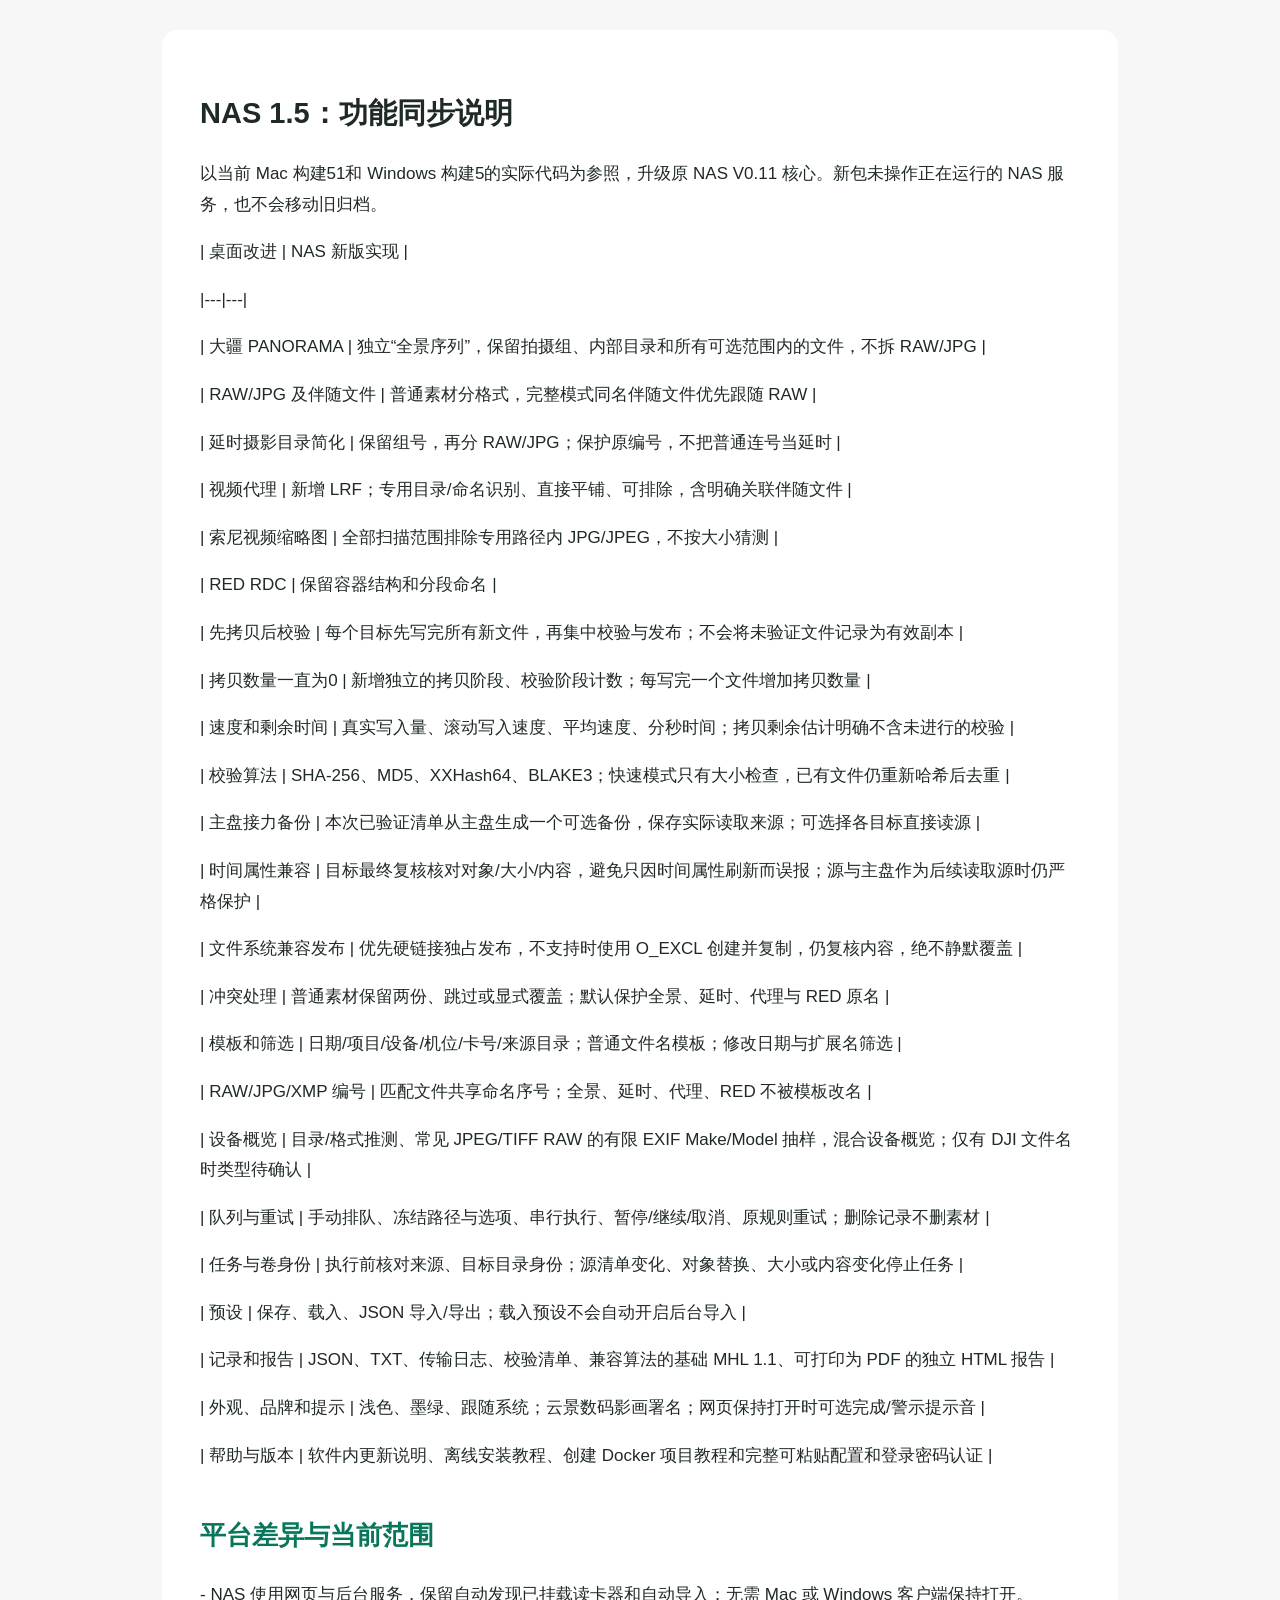
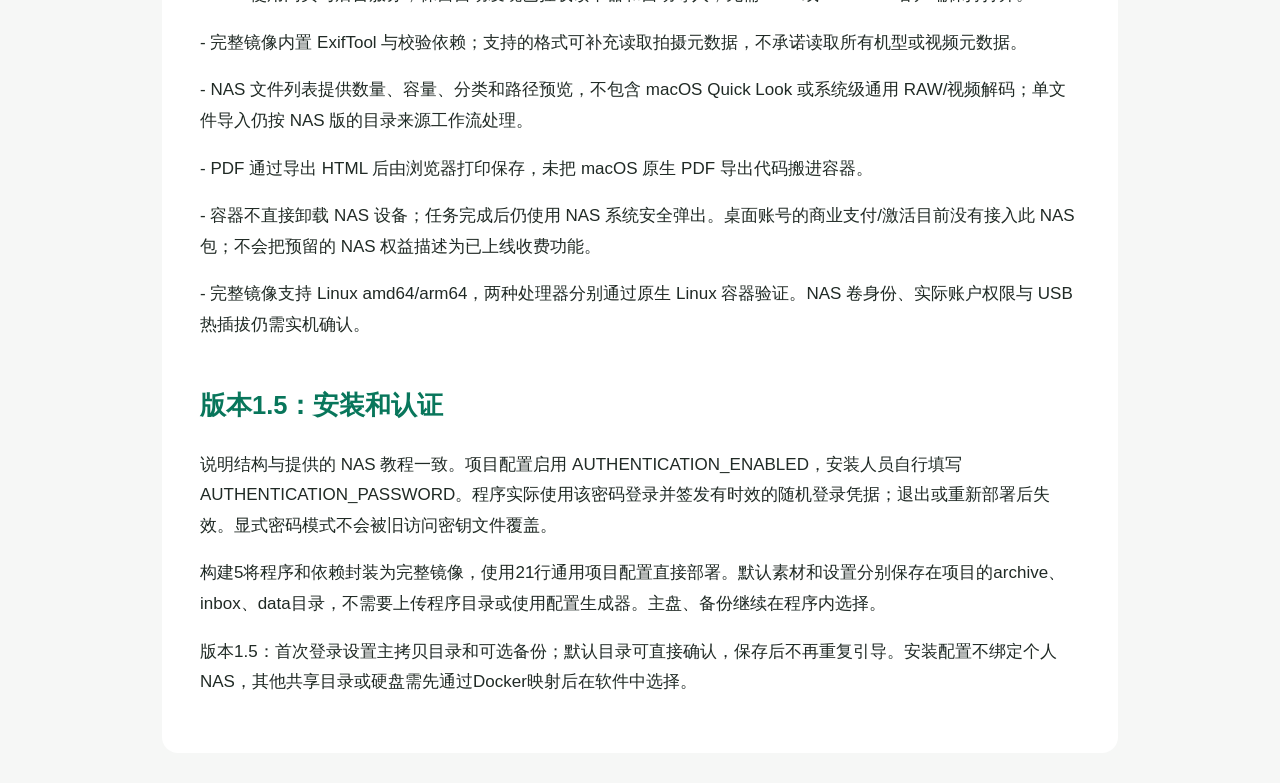
<file: 功能同步说明.html>
<!doctype html><html lang="zh-CN"><meta charset="utf-8"><meta name="viewport" content="width=device-width,initial-scale=1"><title>影像归仓 NAS · 通用安装</title><style>body{margin:0;background:#f6f7f6;color:#202a25;font:17px/1.8 -apple-system,BlinkMacSystemFont,"Segoe UI",sans-serif}main{max-width:880px;margin:30px auto;background:#fff;padding:38px;border-radius:16px}h1{font-size:29px}h2{margin-top:42px;color:#08765b}h3{margin-top:28px}a{color:#08765b}pre{padding:22px;background:#172332;color:#edf4f1;overflow:auto;border-radius:12px;font-size:14px;line-height:1.65}code{font-family:ui-monospace,monospace}p code{background:#eef2ef;padding:2px 5px}@media(max-width:650px){main{margin:0;padding:24px 18px}h1{font-size:25px}}</style><main><h1>NAS 1.5：功能同步说明</h1><p>以当前 Mac 构建51和 Windows 构建5的实际代码为参照，升级原 NAS V0.11 核心。新包未操作正在运行的 NAS 服务，也不会移动旧归档。</p><p>| 桌面改进 | NAS 新版实现 |</p><p>|---|---|</p><p>| 大疆 PANORAMA | 独立“全景序列”，保留拍摄组、内部目录和所有可选范围内的文件，不拆 RAW/JPG |</p><p>| RAW/JPG 及伴随文件 | 普通素材分格式，完整模式同名伴随文件优先跟随 RAW |</p><p>| 延时摄影目录简化 | 保留组号，再分 RAW/JPG；保护原编号，不把普通连号当延时 |</p><p>| 视频代理 | 新增 LRF；专用目录/命名识别、直接平铺、可排除，含明确关联伴随文件 |</p><p>| 索尼视频缩略图 | 全部扫描范围排除专用路径内 JPG/JPEG，不按大小猜测 |</p><p>| RED RDC | 保留容器结构和分段命名 |</p><p>| 先拷贝后校验 | 每个目标先写完所有新文件，再集中校验与发布；不会将未验证文件记录为有效副本 |</p><p>| 拷贝数量一直为0 | 新增独立的拷贝阶段、校验阶段计数；每写完一个文件增加拷贝数量 |</p><p>| 速度和剩余时间 | 真实写入量、滚动写入速度、平均速度、分秒时间；拷贝剩余估计明确不含未进行的校验 |</p><p>| 校验算法 | SHA-256、MD5、XXHash64、BLAKE3；快速模式只有大小检查，已有文件仍重新哈希后去重 |</p><p>| 主盘接力备份 | 本次已验证清单从主盘生成一个可选备份，保存实际读取来源；可选择各目标直接读源 |</p><p>| 时间属性兼容 | 目标最终复核核对对象/大小/内容，避免只因时间属性刷新而误报；源与主盘作为后续读取源时仍严格保护 |</p><p>| 文件系统兼容发布 | 优先硬链接独占发布，不支持时使用 O_EXCL 创建并复制，仍复核内容，绝不静默覆盖 |</p><p>| 冲突处理 | 普通素材保留两份、跳过或显式覆盖；默认保护全景、延时、代理与 RED 原名 |</p><p>| 模板和筛选 | 日期/项目/设备/机位/卡号/来源目录；普通文件名模板；修改日期与扩展名筛选 |</p><p>| RAW/JPG/XMP 编号 | 匹配文件共享命名序号；全景、延时、代理、RED 不被模板改名 |</p><p>| 设备概览 | 目录/格式推测、常见 JPEG/TIFF RAW 的有限 EXIF Make/Model 抽样，混合设备概览；仅有 DJI 文件名时类型待确认 |</p><p>| 队列与重试 | 手动排队、冻结路径与选项、串行执行、暂停/继续/取消、原规则重试；删除记录不删素材 |</p><p>| 任务与卷身份 | 执行前核对来源、目标目录身份；源清单变化、对象替换、大小或内容变化停止任务 |</p><p>| 预设 | 保存、载入、JSON 导入/导出；载入预设不会自动开启后台导入 |</p><p>| 记录和报告 | JSON、TXT、传输日志、校验清单、兼容算法的基础 MHL 1.1、可打印为 PDF 的独立 HTML 报告 |</p><p>| 外观、品牌和提示 | 浅色、墨绿、跟随系统；云景数码影画署名；网页保持打开时可选完成/警示提示音 |</p><p>| 帮助与版本 | 软件内更新说明、离线安装教程、创建 Docker 项目教程和完整可粘贴配置和登录密码认证 |</p><h2>平台差异与当前范围</h2><p>- NAS 使用网页与后台服务，保留自动发现已挂载读卡器和自动导入；无需 Mac 或 Windows 客户端保持打开。</p><p>- 完整镜像内置 ExifTool 与校验依赖；支持的格式可补充读取拍摄元数据，不承诺读取所有机型或视频元数据。</p><p>- NAS 文件列表提供数量、容量、分类和路径预览，不包含 macOS Quick Look 或系统级通用 RAW/视频解码；单文件导入仍按 NAS 版的目录来源工作流处理。</p><p>- PDF 通过导出 HTML 后由浏览器打印保存，未把 macOS 原生 PDF 导出代码搬进容器。</p><p>- 容器不直接卸载 NAS 设备；任务完成后仍使用 NAS 系统安全弹出。桌面账号的商业支付/激活目前没有接入此 NAS 包；不会把预留的 NAS 权益描述为已上线收费功能。</p><p>- 完整镜像支持 Linux amd64/arm64，两种处理器分别通过原生 Linux 容器验证。NAS 卷身份、实际账户权限与 USB 热插拔仍需实机确认。</p><h2>版本1.5：安装和认证</h2><p>说明结构与提供的 NAS 教程一致。项目配置启用 AUTHENTICATION_ENABLED，安装人员自行填写 AUTHENTICATION_PASSWORD。程序实际使用该密码登录并签发有时效的随机登录凭据；退出或重新部署后失效。显式密码模式不会被旧访问密钥文件覆盖。</p><p>构建5将程序和依赖封装为完整镜像，使用21行通用项目配置直接部署。默认素材和设置分别保存在项目的archive、inbox、data目录，不需要上传程序目录或使用配置生成器。主盘、备份继续在程序内选择。</p><p>版本1.5：首次登录设置主拷贝目录和可选备份；默认目录可直接确认，保存后不再重复引导。安装配置不绑定个人NAS，其他共享目录或硬盘需先通过Docker映射后在软件中选择。</p></main></html>
</file>
